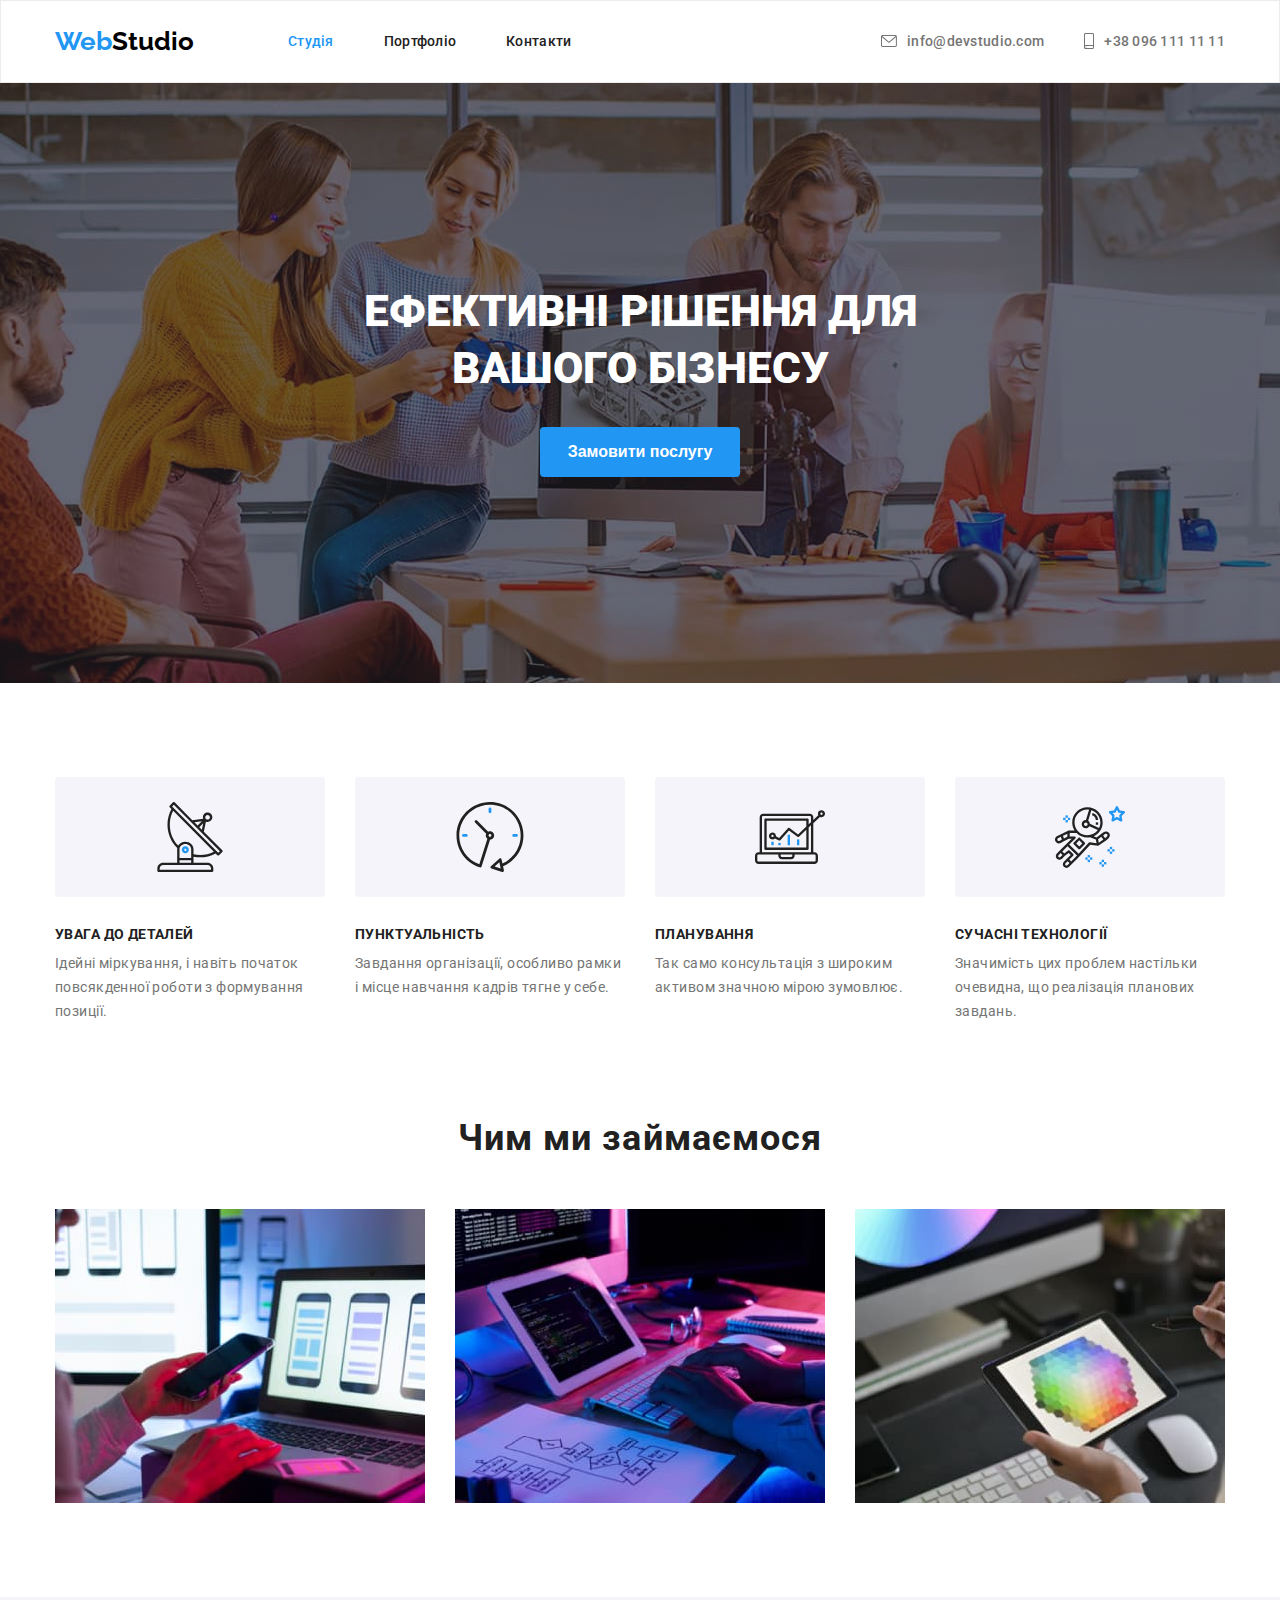
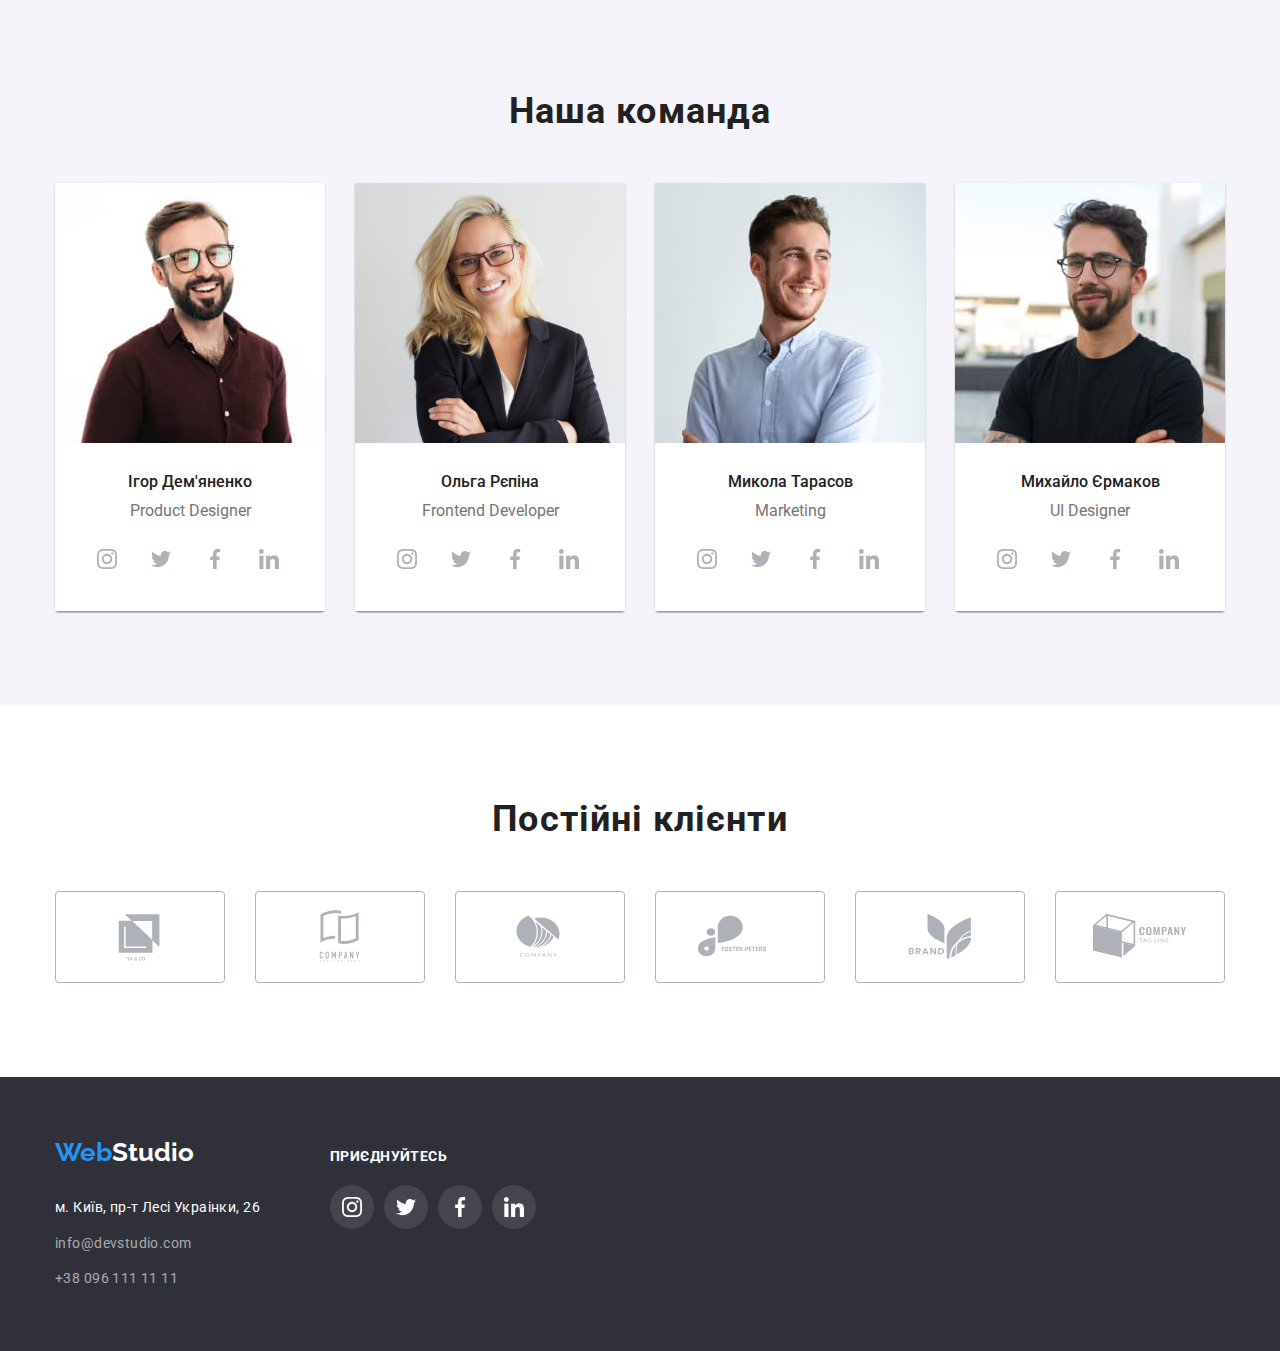
<file: index.html>
<!DOCTYPE html>
<html lang="uk">
  <head>
    <meta charset="UTF-8" />
    <meta http-equiv="X-UA-Compatible" content="IE=edge" />
    <meta name="viewport" content="width=device-width, initial-scale=1.0" />
    <title>WebStudio</title>
    <link href="https://fonts.googleapis.com/css2?family=Raleway:wght@700&family=Roboto:wght@400;500;700;900&display=swap"
      rel="stylesheet">
      <link
      rel="stylesheet"
      href="https://cdnjs.cloudflare.com/ajax/libs/modern-normalize/1.1.0/modern-normalize.min.css"
      integrity="sha512-wpPYUAdjBVSE4KJnH1VR1HeZfpl1ub8YT/NKx4PuQ5NmX2tKuGu6U/JRp5y+Y8XG2tV+wKQpNHVUX03MfMFn9Q=="
      crossorigin="anonymous"
      referrerpolicy="no-referrer"
    />
    <link rel="stylesheet" href="./css/styles.css" />
  </head>
  <body>
    <header class="header">
     <div class="container main-nav">
       
      <nav class="header-nav">
          <a href="./index.html" class="logo head-logo">
        Web<span class="header-span">Studio</span></a
        >
        <ul class="site-nav list">
          <li class="item"><a href="#"class="link current">Студія</a></li>
          <li class="item"><a href="./portfolio.html" class="link">Портфоліо</a></li>
          <li class="item"><a href="#" class="link">Контакти</a></li>
        </ul>
      </nav>
      <ul class="info-nav list">
        <li class="item  icon-item">
           
          <a href="maiito:info@devstudio.com" class="info-nav-link link"> 
            <svg class="envelope" width="16" height="12">
            <use href="./img/icons.svg#icon-envelope"></use>
          </svg>info@devstudio.com</a></li>
        <li class="item icon-item ">
        

          <a href="tel:+380961111111" class="info-nav-link link ">
              <svg class="smartphone" width="10" height="16">
            <use href="./img/icons.svg#icon-smartphone"></use>
          </svg>+38 096 111 11 11</a></li>
      </ul>
      </div>
    </header>
    <main>
      <section class="hero section">
      <div class="container"> 
        <h1 class="hero-title">Ефективні рішення для вашого бізнесу</h1>
        <button type="button" class="button primary">Замовити послугу</button>
      </section>
      <section class="features section">
        <div class="container">
        <h2 class="features-title visually-hidden">Наші особливості</h2>
        <ul class="features-list list">
          <li class="item features-item">
            <div class="features-box">
               <svg class="features-icon" width="70" height="70">
                <use href="./img/icons.svg#icon-antenna-1"></use>
               </svg>
            </div>
            <h3 class="features-list-title">Увага до деталей</h3>
            <p class="features-text">
              Ідейні міркування, і навіть початок повсякденної роботи з
              формування позиції.
            </p>
          </li>
          <li class="item">
            <div class="features-box">
               <svg class="features-icon" width="70" height="70">
                <use href="./img/icons.svg#icon-clock-1"></use>
               </svg>
            </div>
            <h3 class="features-list-title">Пунктуальність</h3>
            <p class="features-text">
              Завдання організації, особливо рамки і місце навчання кадрів тягне
              у себе.
            </p>
          </li>
          <li class="item">
            <div class="features-box">
               <svg class="features-icon" width="70" height="70">
                <use href="./img/icons.svg#icon-diagram-1"></use>
               </svg>
            </div>
            <h3 class="features-list-title">Планування</h3>
            <p class="features-text">
              Так само консультація з широким активом значною мірою зумовлює.
            </p>
          </li>
          <li class="item">
            <div class="features-box">
               <svg class="features-icon" width="70" height="70">
                <use href="./img/icons.svg#icon-astronaut-1"></use>
               </svg>
            </div>
            <h3 class="features-list-title">Сучасні технології</h3>
            <p class="features-text">
              Значимість цих проблем настільки очевидна, що реалізація планових
              завдань.
            </p>
          </li>
        </ul>
        </div>
      </section>
      
      <section class="doing section">
        <div class="container">
        <h2 class="doing-title">Чим ми займаємося</h2>
        <ul class="doing-list list">
          <li>
            <img
              src="./img/img1.jpg"
              alt="Людина працює на комп'ютері"
              width="370"
            />
          </li>
          <li>
            <img
              src="./img/img2.jpg"
              alt="Людина працює на планшеті"
              width="370"
            />
          </li>
          <li>
            <img
              src="./img/img3.jpg"
              alt="Людина працює на телефоні"
              width="370"
            />
          </li>
        </ul>
        </div>
      </section>
      <section class="team section">
        <div class="container">
        <h2 class="team-title">Наша команда</h2>
        <ul class="team-list list">
          <li class="team-item">
          <img src="./img/foto1.jpg" alt="Ігор Дем'яненко" width="270">  
            <div class="team-list-box">
              <h3 class="team-name">Ігор Дем'яненко</h3>
              <p class="team-text">Product Designer</p>
              <ul class="social-list list">
                <li class="social-item">
                  <a href="#" class="social-link">
                    <svg class="social-icon" width="20" height="20">
                      <use href="./img/icons.svg#icon-instagram"></use>
                    </svg>
                  </a>
                </li>
                 <li class="social-item">
                  <a href="#" class="social-link">
                    <svg class="social-icon" width="20" height="20">
                      <use href="./img/icons.svg#icon-twitter"></use>
                    </svg>
                  </a>
                </li>
                 <li class="social-item">
                  <a href="#" class="social-link">
                    <svg class="social-icon" width="20" height="20">
                      <use href="./img/icons.svg#icon-facebook"></use>
                    </svg>
                  </a>
                </li>
                 <li class="social-item">
                  <a href="#" class="social-link">
                    <svg class="social-icon" width="20" height="20">
                      <use href="./img/icons.svg#icon-linkedin"></use>
                    </svg>
                  </a>
                </li>
              </ul>
            </div>
          </li>
          <li class="team-item">
            <img src="./img/foto2.jpg" alt="Ольга Рєпіна" width="270">
            <div class="team-list-box">
              <h3 class="team-name">Ольга Рєпіна</h3>
              <p class="team-text">Frontend Developer</p>
                <ul class="social-list list">
                <li class="social-item">
                  <a href="#" class="social-link">
                    <svg class="social-icon" width="20" height="20">
                      <use href="./img/icons.svg#icon-instagram"></use>
                    </svg>
                  </a>
                </li>
                 <li class="social-item">
                  <a href="#" class="social-link">
                    <svg class="social-icon" width="20" height="20">
                      <use href="./img/icons.svg#icon-twitter"></use>
                    </svg>
                  </a>
                </li>
                 <li class="social-item">
                  <a href="#" class="social-link">
                    <svg class="social-icon" width="20" height="20">
                      <use href="./img/icons.svg#icon-facebook"></use>
                    </svg>
                  </a>
                </li>
                 <li class="social-item">
                  <a href="#" class="social-link">
                    <svg class="social-icon" width="20" height="20">
                      <use href="./img/icons.svg#icon-linkedin"></use>
                    </svg>
                  </a>
                </li>
              </ul>
            </div>
          </li>
          <li class="team-item">
            <img src="./img/foto3.jpg" alt="Микола Тарасов" width="270">
            <div class="team-list-box">
              <h3 class="team-name"">Микола Тарасов</h3>
              <p class="team-text">Marketing</p>
                <ul class="social-list list">
                <li class="social-item">
                  <a href="#" class="social-link">
                    <svg class="social-icon" width="20" height="20">
                      <use href="./img/icons.svg#icon-instagram"></use>
                    </svg>
                  </a>
                </li>
                 <li class="social-item">
                  <a href="#" class="social-link">
                    <svg class="social-icon" width="20" height="20">
                      <use href="./img/icons.svg#icon-twitter"></use>
                    </svg>
                  </a>
                </li>
                 <li class="social-item">
                  <a href="#" class="social-link">
                    <svg class="social-icon" width="20" height="20">
                      <use href="./img/icons.svg#icon-facebook"></use>
                    </svg>
                  </a>
                </li>
                 <li class="social-item">
                  <a href="#" class="social-link">
                    <svg class="social-icon" width="20" height="20">
                      <use href="./img/icons.svg#icon-linkedin"></use>
                    </svg>
                  </a>
                </li>
              </ul>
            </div>
          </li>
          <li class="team-item">
            <img src="./img/foto4.jpg" alt="Михайло Єрмаков" width="270">
            <div class="team-list-box">
              <h3 class="team-name"">Михайло Єрмаков</h3>
              <p class="team-text">UI Designer</p>
                <ul class="social-list list">
                <li class="social-item">
                  <a href="#" class="social-link">
                    <svg class="social-icon" width="20" height="20">
                      <use href="./img/icons.svg#icon-instagram"></use>
                    </svg>
                  </a>
                </li>
                 <li class="social-item">
                  <a href="#" class="social-link">
                    <svg class="social-icon" width="20" height="20">
                      <use href="./img/icons.svg#icon-twitter"></use>
                    </svg>
                  </a>
                </li>
                 <li class="social-item">
                  <a href="#" class="social-link">
                    <svg class="social-icon" width="20" height="20">
                      <use href="./img/icons.svg#icon-facebook"></use>
                    </svg>
                  </a>
                </li>
                 <li class="social-item">
                  <a href="#" class="social-link">
                    <svg class="social-icon" width="20" height="20">
                      <use href="./img/icons.svg#icon-linkedin"></use>
                    </svg>
                  </a>
                </li>
              </ul>
            </div>
          </li>
        </ul>
        </div>
      </section>
      <section class="clients">
        <div class="container clients-box">
          <h2 class="clients-title">Постійні клієнти</h2>
          <ul class="clients-list list">
            <li class="clients-item">
              <a href="#" class="clients-link">
              <svg class="clients-icon" width="106" height="60">
                <use href="./img/icons.svg#icon-client1"></use>
              </svg>
              </a>
            </li>
             <li class="clients-item">
              <a href="#" class="clients-link">
              <svg class="clients-icon" width="106" height="60">
                <use href="./img/icons.svg#icon-client2"></use>
              </svg>
              </a>
            </li>
             <li class="clients-item">
              <a href="#" class="clients-link">
              <svg class="clients-icon" width="106" height="60">
                <use href="./img/icons.svg#icon-client3"></use>
              </svg>
              </a>
            </li>
             <li class="clients-item">
              <a href="#" class="clients-link">
              <svg class="clients-icon" width="106" height="60">
                <use href="./img/icons.svg#icon-client4"></use>
              </svg>
              </a>
            </li>
             <li class="clients-item">
              <a href="#" class="clients-link">
              <svg class="clients-icon" width="106" height="60">
                <use href="./img/icons.svg#icon-client5"></use>
              </svg>
              </a>
            </li>
             <li class="clients-item">
              <a href="#" class="clients-link">
              <svg class="clients-icon" width="106" height="60">
                <use href="./img/icons.svg#icon-client6"></use>
              </svg>
              </a>
            </li>
          </ul>
        </div>
      </section>


    </main>
<!--футер-->
<footer class="footer">
  <div class="container footer-box">
    <div class="box1">
       <a href="/" class="logo">Web<span class="logo-span">Studio</span></a>
  <address>
    <ul class="footer-list list">
      <li class="list-item">
        <a href="https://goo.gl/maps/CPtrU1FHBa2aNyZL9" target="_blank" rel="noopener noreferrer nofollow"
         class="link-adress">м. Київ, пр-т Лесі Украінки, 26</a>
      </li>
      <li class="list-item"><a href="maiito:info@devstudio.com" class="contact">info@devstudio.com</a></li>
      <li class="list-item"><a href="tel:+380961111111" class="contact">+38 096 111 11 11</a></li>
    </ul>
  </address>
  </div>
  <div class="box2">
    <p class="footer-text">приєднуйтесь</p>
      <ul class="footer-social-list list">
                <li class="footer-item">
                  <a href="#" class="footer-link">
                    <svg class="footer-icon" width="20" height="20">
                      <use href="./img/icons.svg#icon-instagram"></use>
                    </svg>
                  </a>
                </li>
                 <li class="footer-item">
                  <a href="#" class="footer-link">
                    <svg class="footer-icon" width="20" height="20">
                      <use href="./img/icons.svg#icon-twitter"></use>
                    </svg>
                  </a>
                </li>
                 <li class="footer-item">
                  <a href="#" class="footer-link">
                    <svg class="footer-icon" width="20" height="20">
                      <use href="./img/icons.svg#icon-facebook"></use>
                    </svg>
                  </a>
                </li>
                 <li class="footer-item">
                  <a href="#" class="footer-link">
                    <svg class="footer-icon" width="20" height="20">
                      <use href="./img/icons.svg#icon-linkedin"></use>
                    </svg>
                  </a>
                </li>
              </ul>
  </div>
  </div>
  <div class="test"></div>
</footer>
  </body>
</html>
</file>
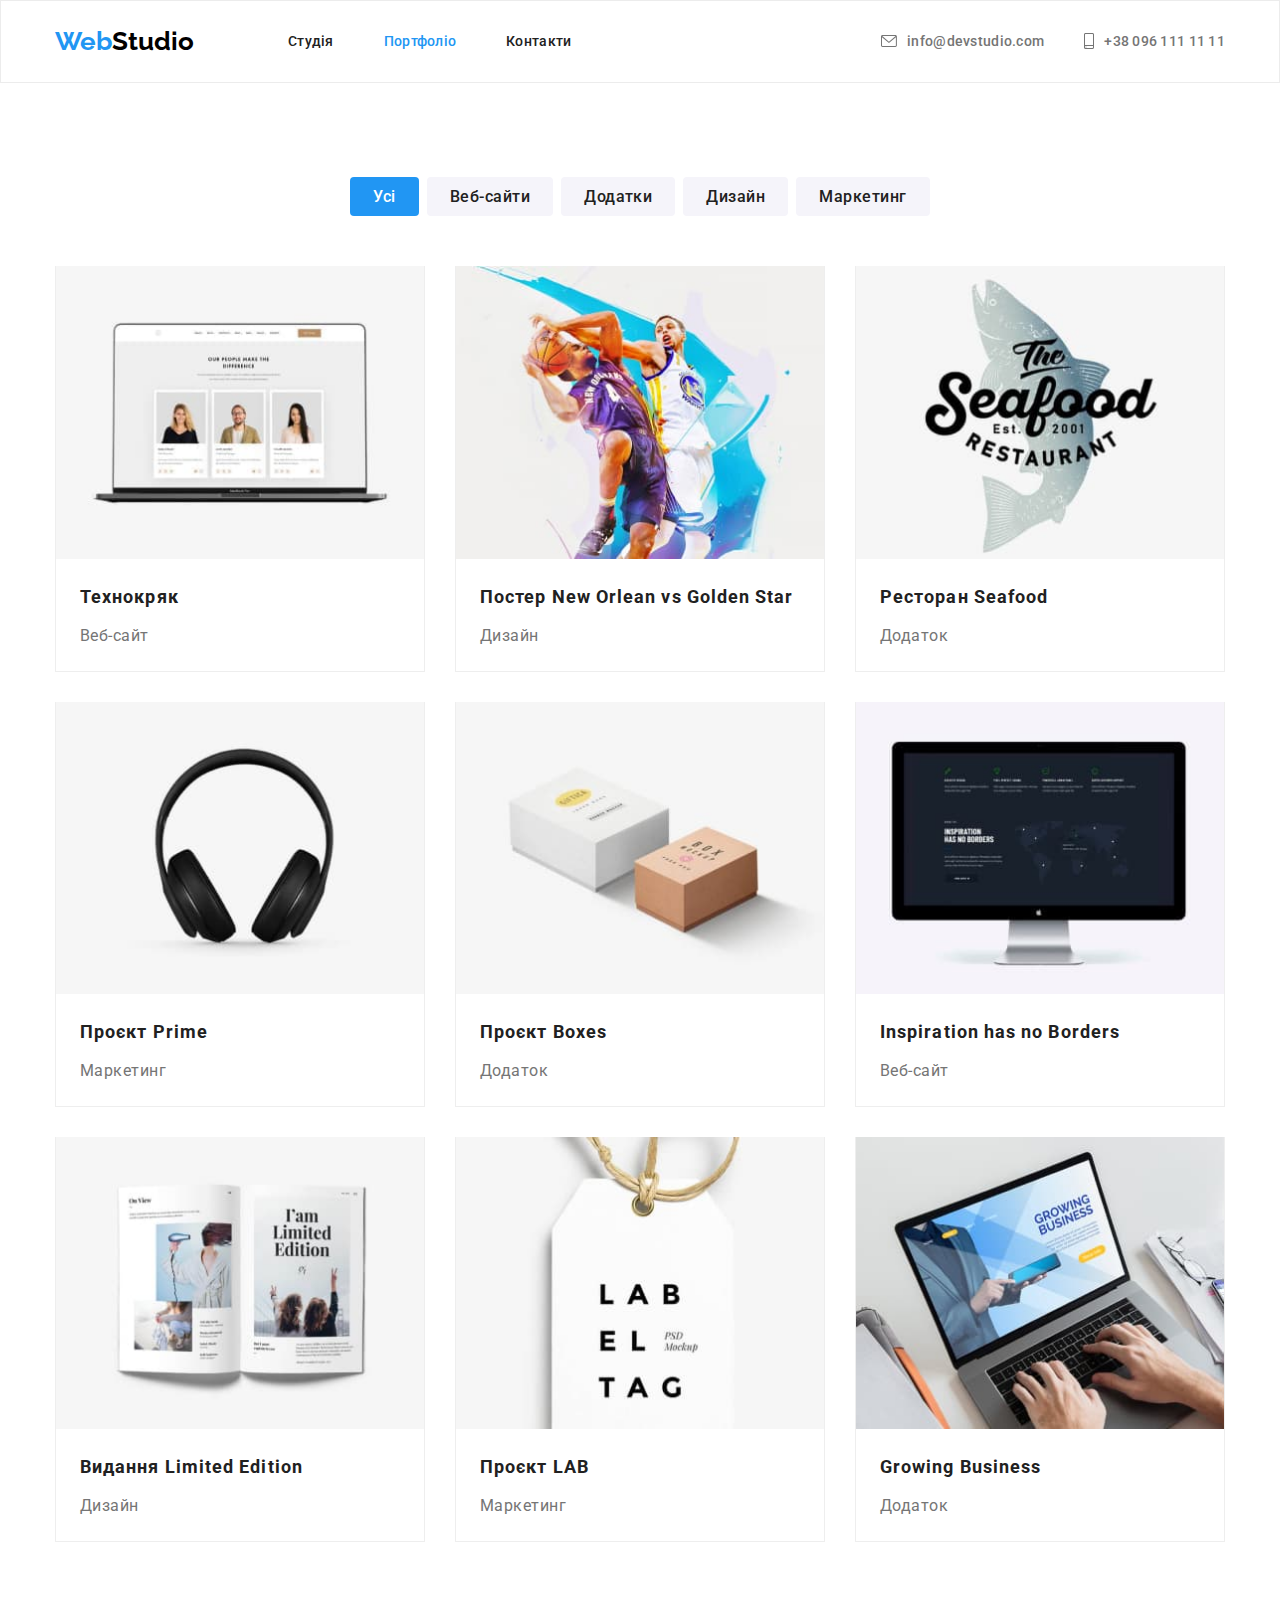
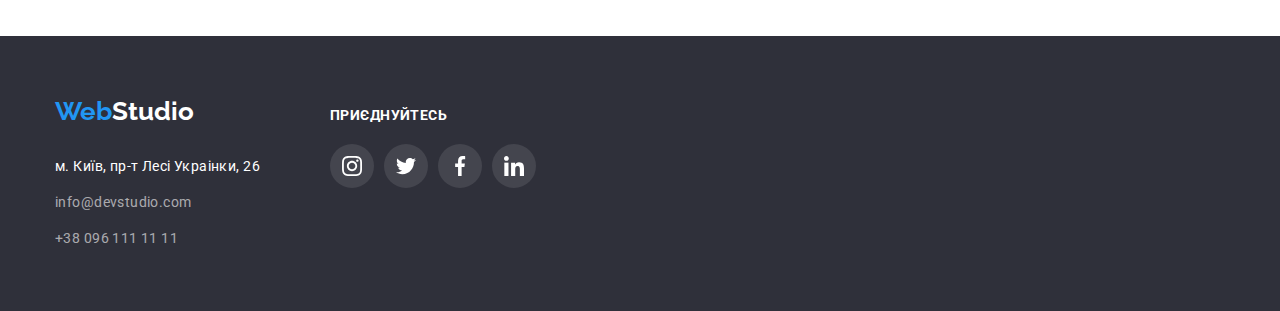
<file: portfolio.html>
<!DOCTYPE html>
<html lang="uk">
  <head>
    <meta charset="UTF-8" />
    <meta http-equiv="X-UA-Compatible" content="IE=edge" />
    <meta name="viewport" content="width=device-width, initial-scale=1.0" />
    <link
      href="https://fonts.googleapis.com/css2?family=Raleway:wght@700&family=Roboto:wght@400;500;700;900&display=swap"
      rel="stylesheet"
    />
    <link
      rel="stylesheet"
      href="https://cdnjs.cloudflare.com/ajax/libs/modern-normalize/1.1.0/modern-normalize.min.css"
      integrity="sha512-wpPYUAdjBVSE4KJnH1VR1HeZfpl1ub8YT/NKx4PuQ5NmX2tKuGu6U/JRp5y+Y8XG2tV+wKQpNHVUX03MfMFn9Q=="
      crossorigin="anonymous"
      referrerpolicy="no-referrer"
    />
    <link rel="stylesheet" href="./css/styles.css" />
    <title>Portfolio</title>
  </head>
  <body class="page">
    <!--Шапка-->
    <header class="header">
      <div class="container main-nav">
        <nav class="header-nav">
          <a href="./index.html" class="logo head-logo">
            Web<span class="header-span">Studio</span></a
          >
          <ul class="site-nav list">
            <li class="item">
              <a href="./index.html" class="link">Студія</a>
            </li>
            <li class="item">
              <a href="./portfolio.html" class="link current">Портфоліо</a>
            </li>
            <li class="item"><a href="#" class="link">Контакти</a></li>
          </ul>
        </nav>
        <ul class="info-nav list">
          <li class="item icon-item">
            <a href="maiito:info@devstudio.com" class="info-nav-link link">
              <svg class="envelope" width="16" height="12">
                <use href="./img/icons.svg#icon-envelope"></use></svg
              >info@devstudio.com</a
            >
          </li>
          <li class="item icon-item">
            <a href="tel:+380961111111" class="info-nav-link link">
              <svg class="smartphone" width="10" height="16">
                <use href="./img/icons.svg#icon-smartphone"></use></svg
              >+38 096 111 11 11</a
            >
          </li>
        </ul>
      </div>
    </header>
    <!--Основний контент-->
    <main>
      <section class="portfolio section">
        <div class="container">
          <h1 class="visually-hidden">Portfolio</h1>
          <ul class="portfolio-list list">
            <li class="item">
              <button type="button" class="portfolio-button">Усі</button>
            </li>
            <li class="item">
              <button type="button" class="portfolio-button-secondary">
                Веб-сайти
              </button>
            </li>
            <li class="item">
              <button type="button" class="portfolio-button-secondary">
                Додатки
              </button>
            </li>
            <li class="item">
              <button type="button" class="portfolio-button-secondary">
                Дизайн
              </button>
            </li>
            <li class="item">
              <button type="button" class="portfolio-button-secondary">
                Маркетинг
              </button>
            </li>
          </ul>
          <ul class="portfolio-work-list list">
            <li class="portfolio-work-item">
              <a href="#" class="portfolio-link link">
                <img src="./img/img4.jpg" alt="Веб-сайт" width="370" />
                <div class="portfolio-work-box">
                  <h2 class="work-list-title">Технокряк</h2>
                  <p class="work-list-text">Веб-сайт</p>
                </div>
              </a>
            </li>
            <li class="portfolio-work-item">
              <a href="#" class="portfolio-link link">
                <img
                  src="./img/img5.jpg"
                  alt="Дизайн"
                  width="370"
                  class="portfoli-img"
                />
                <div class="portfolio-work-box">
                  <h2 class="work-list-title">
                    Постер New Orlean vs Golden Star
                  </h2>
                  <p class="work-list-text">Дизайн</p>
                </div>
              </a>
            </li>
            <li class="portfolio-work-item">
              <a href="#" class="portfolio-link link">
                <img src="./img/img6.jpg" alt="Додаток" width="370" />
                <div class="portfolio-work-box">
                  <h2 class="work-list-title">Ресторан Seafood</h2>
                  <p class="work-list-text">Додаток</p>
                </div>
              </a>
            </li>
            <li class="portfolio-work-item">
              <a href="#" class="portfolio-link link">
                <img src="./img/img7.jpg" alt="Маркетинг" width="370" />
                <div class="portfolio-work-box">
                  <h2 class="work-list-title">Проєкт Prime</h2>
                  <p class="work-list-text">Маркетинг</p>
                </div>
              </a>
            </li>
            <li class="portfolio-work-item">
              <a href="#" class="portfolio-link link">
                <img src="./img/img8.jpg" alt="Додаток" width="370" />
                <div class="portfolio-work-box">
                  <h2 class="work-list-title">Проєкт Boxes</h2>
                  <p class="work-list-text">Додаток</p>
                </div>
              </a>
            </li>
            <li class="portfolio-work-item">
              <a href="#" class="portfolio-link link">
                <img src="./img/img9.jpg" alt="Веб-сайт" width="370" />
                <div class="portfolio-work-box">
                  <h2 class="work-list-title">Inspiration has no Borders</h2>
                  <p class="work-list-text">Веб-сайт</p>
                </div>
              </a>
            </li>
            <li class="portfolio-work-item">
              <a href="#" class="portfolio-link link">
                <img src="./img/img10.jpg" alt="Дизайн" width="370" />
                <div class="portfolio-work-box">
                  <h2 class="work-list-title">Видання Limited Edition</h2>
                  <p class="work-list-text">Дизайн</p>
                </div>
              </a>
            </li>
            <li class="portfolio-work-item">
              <a href="#" class="portfolio-link link">
                <img src="./img/img11.jpg" alt="Маркетинг" width="370" />
                <div class="portfolio-work-box">
                  <h2 class="work-list-title">Проєкт LAB</h2>
                  <p class="work-list-text">Маркетинг</p>
                </div>
              </a>
            </li>
            <li class="portfolio-work-item">
              <a href="#" class="portfolio-link link">
                <img src="./img/img12.jpg" alt="Додаток" width="370" />
                <div class="portfolio-work-box">
                  <h2 class="work-list-title">Growing Business</h2>
                  <p class="work-list-text">Додаток</p>
                </div>
              </a>
            </li>
          </ul>
        </div>
      </section>
    </main>
    <!--футер-->
    <footer class="footer">
      <div class="container footer-box">
        <div class="box1">
          <a href="/" class="logo">Web<span class="logo-span">Studio</span></a>
          <address>
            <ul class="footer-list list">
              <li class="list-item">
                <a
                  href="https://goo.gl/maps/CPtrU1FHBa2aNyZL9"
                  target="_blank"
                  rel="noopener noreferrer nofollow"
                  class="link-adress"
                  >м. Київ, пр-т Лесі Украінки, 26</a
                >
              </li>
              <li class="list-item">
                <a href="maiito:info@devstudio.com" class="contact"
                  >info@devstudio.com</a
                >
              </li>
              <li class="list-item">
                <a href="tel:+380961111111" class="contact"
                  >+38 096 111 11 11</a
                >
              </li>
            </ul>
          </address>
        </div>
        <div class="box2">
          <p class="footer-text">приєднуйтесь</p>
          <ul class="footer-social-list list">
            <li class="footer-item">
              <a href="#" class="footer-link">
                <svg class="footer-icon" width="20" height="20">
                  <use href="./img/icons.svg#icon-instagram"></use>
                </svg>
              </a>
            </li>
            <li class="footer-item">
              <a href="#" class="footer-link">
                <svg class="footer-icon" width="20" height="20">
                  <use href="./img/icons.svg#icon-twitter"></use>
                </svg>
              </a>
            </li>
            <li class="footer-item">
              <a href="#" class="footer-link">
                <svg class="footer-icon" width="20" height="20">
                  <use href="./img/icons.svg#icon-facebook"></use>
                </svg>
              </a>
            </li>
            <li class="footer-item">
              <a href="#" class="footer-link">
                <svg class="footer-icon" width="20" height="20">
                  <use href="./img/icons.svg#icon-linkedin"></use>
                </svg>
              </a>
            </li>
          </ul>
        </div>
      </div>
      <div class="test"></div>
    </footer>
  </body>
</html>
</file>
<file: css/styles.css>
html {
  box-sizing: border-box;
}
*,
*::before,
*::after {
  box-sizing: inherit;
}

:root {
  --primery-text-color: #212121;
  --white-color: #ffffff;
  --logo-text-color: #000000;
  --accent-color: #2196f3;
  --secondary-text-color: #757575;
  --secondary-bg-color: #2f303a;
  --contact-color: rgba(255, 255, 255, 0.6);
  --bg-port-button-secondary: #f5f4fa;
  --bg-team-section-color: #f5f4fa;
  --bg-button-color: #188ce8;
  --header-border-color: #ececec;
  --portfolio-border: #eeeeee;
  --portfolio-work-item: 30px;
  --bg-overlay: rgba(47, 48, 58, 0.4);
  --third-color: #afb1b8;
  --clients-color: #afb1b8;
  --footer-social-link: rgba(255, 255, 255, 0.1);
}

h1,
h2,
h3,
h4,
h5,
h6,
p {
  margin: 0;
}
.list {
  margin: 0;
  padding: 0;
  list-style: none;
}
img {
  display: block;
  max-width: 100%;
  height: auto;
}

body {
  font-family: Roboto, sans-serif;
  font-size: 14px;
  color: var(--primery-text-color);
  background-color: var(--white-color);
  line-height: 1.2;
  margin: 0;
}
.section {
  padding-top: 94px;
  padding-bottom: 94px;
}
/* header */
.container {
  width: 1200px;
  margin-left: auto;
  margin-right: auto;
  padding: 0 15px;
}
.header {
  border: 1px solid var(--header-border-color);
}
.main-nav {
  display: flex;
  align-items: center;
}
.header-nav {
  display: flex;
  align-items: center;
}
.logo {
  display: block;
  font-family: Raleway, raleway;
  font-weight: 700;
  font-size: 26px;
  color: var(--accent-color);
  text-decoration: none;
}
.nav {
  display: block;
}
.header-span {
  color: var(--logo-text-color);
}
.logo-span {
  color: var(--logo-text-color);
}
.head-logo {
  display: inline-block;
}
.link {
  color: inherit;
  text-decoration: none;
}

.site-nav {
  display: flex;
  font-weight: 500;
  color: var(-primery-text-color);
  letter-spacing: 0.02em;
  margin-left: 94px;
}

.site-nav .link {
  display: block;
  padding-top: 32px;
  padding-bottom: 32px;
}

.site-nav .item + .item {
  margin-left: 50px;
}
.info-nav {
  display: flex;
  font-weight: 500;
  letter-spacing: 0.02em;
  color: var(--secondary-text-color);
  fill: var(--secondary-text-color);
  margin-left: auto;
  align-items: center;
}

.info-nav .item + .item {
  margin-left: 40px;
}

.envelope {
  margin-right: 10px;
}

.smartphone {
  margin-right: 10px;
}

.site-nav .link:hover,
.site-nav .link:focus,
.info-nav .link:hover,
.info-nav .link:focus {
  color: var(--accent-color);
  fill: var(--accent-color);
}

.current {
  color: var(--accent-color);
}

.icon-item {
  display: flex;
  align-items: center;
}

.info-nav .info-nav-link {
  display: flex;
  align-items: center;
}

/* hero */

.hero {
  max-width: 1600px;
  height: 600px;
  margin-left: auto;
  margin-right: auto;
  text-align: center;
  padding-top: 200px;
  padding-bottom: 200px;
  background-image: linear-gradient(
      to right,
      rgba(47, 48, 58, 0.4),
      rgba(47, 48, 58, 0.4)
    ),
    url(../img/bghero.jpg);
  background-position: center;
  background-size: cover;
}

.hero-title {
  font-style: normal;
  font-weight: 900;
  font-size: 44px;
  line-height: 1.3;
  color: var(--white-color);
  text-transform: uppercase;
  width: 700px;
  margin: 0 auto;
  margin-bottom: 30px;
}

.button {
  width: 200px;
  height: 50px;
  display: inline-block;
  font-weight: 700;
  font-size: 16px;
  line-height: 1.87;
  color: var(--white-color);
  background-color: var(--accent-color);
  cursor: pointer;
  border-radius: 4px;
  border: none;
}

.button:hover,
.button:focus {
  color: var(--white-color);
  background-color: var(--bg-button-color);
  box-shadow: 0px 4px 4px rgba(0, 0, 0, 0.15);
}

/* portfolio */

.portfolio-list {
  margin-bottom: 50px;
  display: flex;
  flex-wrap: wrap;
  justify-content: center;
}

.portfolio-list .item + .item {
  margin-left: 8px;
}
.portfolio-button {
  display: block;
  cursor: pointer;
  font-family: inherit;
  font-style: normal;
  font-weight: 500;
  font-size: 16px;
  line-height: 1.6;
  text-align: center;
  letter-spacing: 0.03em;
  border-radius: 4px;
  color: var(--white-color);
  background-color: var(--accent-color);
  padding: 6px 22px;
  border: 1px solid transparent;
}

.portfolio-button:hover,
.portfolio-button:focus {
  box-shadow: 0px 3px 1px rgba(0, 0, 0, 0.1), 0px 1px 2px rgba(0, 0, 0, 0.08),
    0px 2px 2px rgba(0, 0, 0, 0.12);
}
.portfolio-button-secondary {
  cursor: pointer;
  font-family: inherit;
  font-style: normal;
  font-weight: 500;
  font-size: 16px;
  line-height: 1.6;
  text-align: center;
  letter-spacing: 0.03em;
  border-radius: 4px;
  color: var(--primery-text-color);
  background-color: var(--bg-port-button-secondary);
  border: 1px solid transparent;
  padding: 6px 22px;
}

.portfolio-button-secondary:hover,
.portfolio-button-secondary:focus {
  background-color: var(--accent-color);
  color: var(--white-color);
  box-shadow: 0px 3px 1px rgba(0, 0, 0, 0.1), 0px 1px 2px rgba(0, 0, 0, 0.08),
    0px 2px 2px rgba(0, 0, 0, 0.12);
}

.portfolio-work-list {
  margin-top: calc(-1 * var(--portfolio-work-item));
  margin-left: calc(-1 * var(--portfolio-work-item));
  display: flex;
  flex-wrap: wrap;
}

.portfolio-work-item {
  border-bottom: 1px solid var(--portfolio-border);
  border-left: 1px solid var(--portfolio-border);
  border-right: 1px solid var(--portfolio-border);
  flex-basis: calc(100% / 3 - var(--portfolio-work-item));
  margin-left: var(--portfolio-work-item);
  margin-top: var(--portfolio-work-item);
}

.portfolio-work-box {
  padding: 20px 24px;
}
.work-list-title {
  margin-bottom: 4px;
}

.portfolio-link {
  display: block;
}
.portfolio-link:hover,
.portfolio-link:focus {
  box-shadow: 0px 1px 1px rgba(0, 0, 0, 0.12), 0px 4px 4px rgba(0, 0, 0, 0.06),
    1px 4px 6px rgba(0, 0, 0, 0.16);
}

/* work */
.work-list-title {
  font-weight: 700;
  font-size: 18px;
  line-height: 2;
  letter-spacing: 0.06em;
  color: var(--primery-text-color);
  margin-bottom: 6px;
}
.work-list-text {
  font-size: 16px;
  line-height: 1.87;
  letter-spacing: 0.03em;
  color: var(--secondary-text-color);
}

/* features */
.visually-hidden {
  position: absolute;
  white-space: nowrap;
  width: 1px;
  height: 1px;
  overflow: hidden;
  border: 0;
  padding: 0;
  clip: rect(0 0 0 0);
  clip-path: inset(50%);
  margin: -1px;
}

.features {
  padding-top: 94px;
  padding-bottom: 94px;
}

.features-list {
  display: flex;
}

.features-list .item {
  width: 270px;
}

.features-list .item {
  margin-right: 30px;
}

.features-list .item:last-child {
  margin-right: 0;
}
.features-list-title {
  font-weight: 700;
  font-size: 14px;
  line-height: 1.1;
  letter-spacing: 0.03em;
  text-transform: uppercase;
  margin-bottom: 10px;
}

.features-text {
  line-height: 1.7;
  letter-spacing: 0.03em;
  color: var(--secondary-text-color);
}

/* .features-icon */

.features-box {
  display: flex;
  width: 270px;
  height: 120px;
  background-color: var(--bg-port-button-secondary);
  align-items: center;
  justify-content: center;
  margin-bottom: 30px;
  border-radius: 4px;
}

/* doing section */

.doing {
  padding-top: 0;
}

.doing-title {
  font-weight: 700;
  font-size: 36px;
  line-height: 1.16;
  letter-spacing: 0.03em;
  margin-top: 0;
  margin-bottom: 50px;
  text-align: center;
}

.doing-list {
  display: flex;
  justify-content: space-between;
}

/* team */

.team {
  background-color: var(--bg-team-section-color);
}
.team-title {
  font-weight: 700;
  font-size: 36px;
  line-height: 1.16;
  letter-spacing: 0.03em;
  margin-bottom: 50px;
  text-align: center;
}

.team-name {
  font-weight: 500;
  font-size: 16px;
  line-height: 1.18;
  text-align: center;
  margin-bottom: 10px;
}
.team-text {
  font-size: 16px;
  line-height: 1.18;
  color: var(--secondary-text-color);
  text-align: center;
  margin-bottom: 0px;
  margin-bottom: 16px;
}

.team-list {
  display: flex;
}
.team-item {
  margin-right: 30px;
  box-shadow: 0px 1px 3px rgba(0, 0, 0, 0.12), 0px 1px 1px rgba(0, 0, 0, 0.14),
    0px 2px 1px rgba(0, 0, 0, 0.2);
  border-radius: 0px 0px 4px 4px;
}

.team-item:last-child {
  margin-right: 0;
}

.team-list-box {
  background-color: var(--white-color);
  padding: 30px;
}

.social-list {
  display: flex;
  gap: 10px;
}
.social-item {
  display: flex;
  width: 44px;
  height: 44px;
}

.social-link {
  display: flex;
  width: 100%;
  height: 100%;
  fill: var(--third-color);
  align-items: center;
  justify-content: center;
  border-radius: 50%;
}

.social-link:hover,
.social-link:focus {
  fill: var(--white-color);
  background-color: var(--accent-color);
}

/* clients */

.clients {
  padding-top: 94px;
  padding-bottom: 94px;
}
.clients-title {
  font-weight: 700;
  font-size: 36px;
  line-height: 1.16;
  letter-spacing: 0.03em;
  margin-top: 0;
  margin-bottom: 50px;
  text-align: center;
}
.clients-list {
  display: flex;
  gap: 30px;
}
.clients-item {
  width: 170px;
  height: 92px;
}

.clients-link {
  width: 100%;
  height: 100%;
  display: flex;
  align-items: center;
  justify-content: center;
  border: 1px solid var(--clients-color);
  border-radius: 4px;
  fill: var(--clients-color);
}

.clients-link:hover,
.clients-link:focus {
  border: 1px solid var(--accent-color);
  fill: var(--accent-color);
}

.clients-link .clients-icon:hover,
.clients-link .clients-icon:focus {
  border: 1px solid var(--accent-color);
  fill: var(--accent-color);
}
/* footer */
.footer {
  background-color: var(--secondary-bg-color);
  padding-top: 60px;
  padding-bottom: 60px;
}

.footer-box {
  display: flex;
  align-items: baseline;
}
.footer .logo {
  margin-bottom: 28px;
}

.logo-span {
  color: var(--white-color);
}
.link-adress {
  display: inline-block;
  font-family: inherit;
  font-style: normal;
  font-size: 14px;
  line-height: 1.7;
  letter-spacing: 0.03em;
  color: var(--white-color);
  text-decoration: none;
}
.contact {
  font-family: inherit;
  font-style: normal;
  font-size: 14px;
  line-height: 1.7;
  letter-spacing: 0.03em;
  color: var(--contact-color);
  text-decoration: none;
}

.contact:last-child {
  margin-bottom: 0;
}

.footer-list {
  font-style: normal;
}

.list-item {
  margin-bottom: 12px;
}

.list-item:last-child {
  margin-bottom: 0;
}

.box1 {
  margin-right: 70px;
}
.footer-text {
  font-weight: 700;
  font-size: 14px;
  line-height: 1.14;
  letter-spacing: 0.03em;
  text-transform: uppercase;
  color: var(--white-color);
  margin-bottom: 20px;
  margin-top: 0;
}

.footer-social-list {
  display: flex;
  gap: 10px;
}
.footer-icon {
  fill: var(--white-color);
}
.footer-link {
  display: flex;
  background-color: var(--footer-social-link);
  width: 44px;
  height: 44px;
  border-radius: 50%;
  align-items: center;
  justify-content: center;
}

.footer-link:hover,
.footer-link:focus {
  background-color: var(--accent-color);
}
.footer-item {
  display: flex;
  width: 100%;
  height: 100%;
}
</file>
